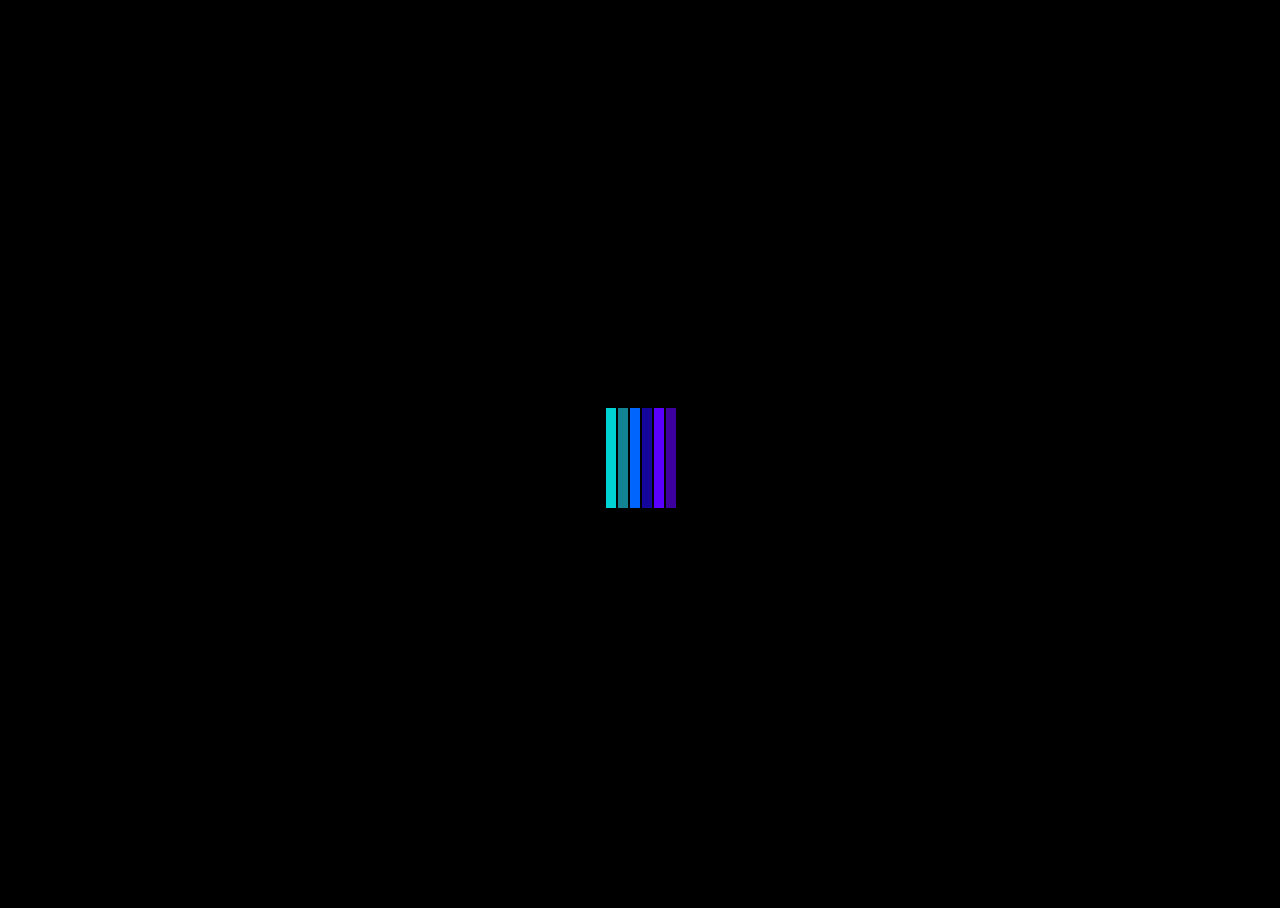
<file: loading/index.html>
<!DOCTYPE html>
<html lang="pt-br">
<head>
    <meta charset="UTF-8">
    <meta name="viewport" content="width=device-width, initial-scale=1.0">
    <title>loading</title>
    <link rel="shortcut icon" href="3xhumed-Mega-Games-Pack-23-Guitar-Hero-III-1.ico" type="image/x-icon">
    <link rel="stylesheet" href="style.css">
</head>
<body>
    <div class="loader">
        <div class="bar1"></div>
        <div class="bar2"></div>
        <div class="bar3"></div>
        <div class="bar4"></div>
        <div class="bar5"></div>
        <div class="bar6"></div>
    </div>
</body>
</html>
</file>
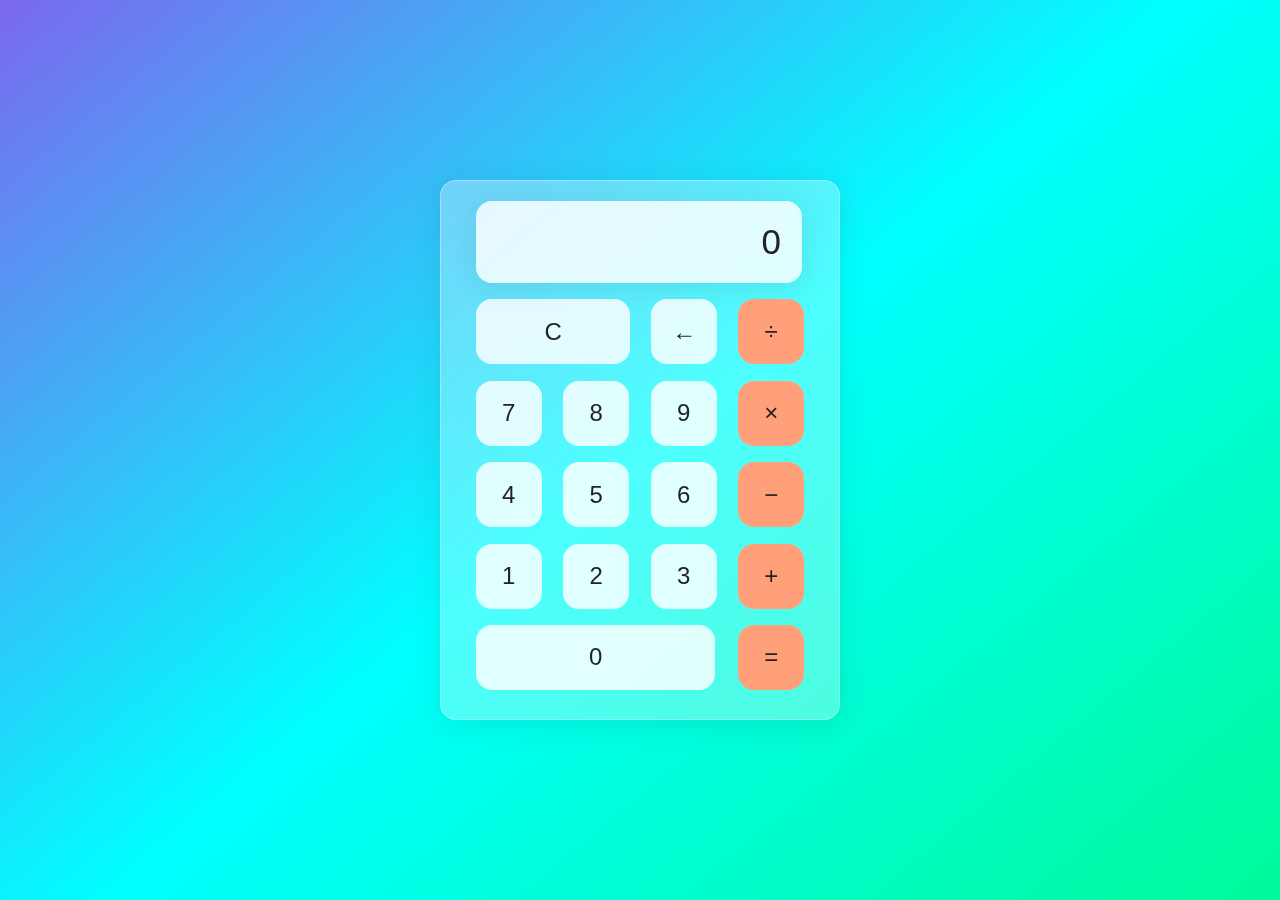
<file: calculadora/calculadora.html>
<!DOCTYPE html>
<html lang="pt-br">
<head>
    <meta charset="UTF-8">
    <meta name="viewport" content="width=device-width, initial-scale=1.0">
    <link rel="stylesheet" href="estiloCalculadora.css">
    <title>Brain Calculator</title>
</head>
<body>
    
    <div class="wrapper">
        <section class="screen">
            0
        </section>

        <section class="calc-buttons">
            <div class="calc-button-row">
                <button class="calc-button double">
                    C
                </button>
                <button class="calc-button">
                    &larr;
                </button>
                <button class="calc-button">
                    &divide;
                </button>
            </div>

            <div class="calc-button-row">
                <button class="calc-button">
                    7
                </button>
                <button class="calc-button">
                    8
                </button>
                <button class="calc-button">
                    9
                </button>
                <button class="calc-button">
                    &times;
                </button>          
            </div>

            <div class="calc-button-row">
                <button class="calc-button">
                    4
                </button>
                <button class="calc-button">
                    5
                </button>
                <button class="calc-button">
                    6
                </button>
                <button class="calc-button">
                    &minus;
                </button>
            </div>

            <div class="calc-button-row">
                <button class="calc-button">
                    1
                </button>
                <button class="calc-button">
                    2
                </button>
                <button class="calc-button">
                    3
                </button>
                <button class="calc-button">
                    &plus;
                </button>
            </div>

            <div class="calc-button-row">
                <button class="calc-button triple">
                    0
                </button>
                <button class="calc-button">
                    &equals;
                </button>
            </div>

        </section>

    </div>

<script src="scriptCalculadora.Js"></script>
</body>
</html>
</file>
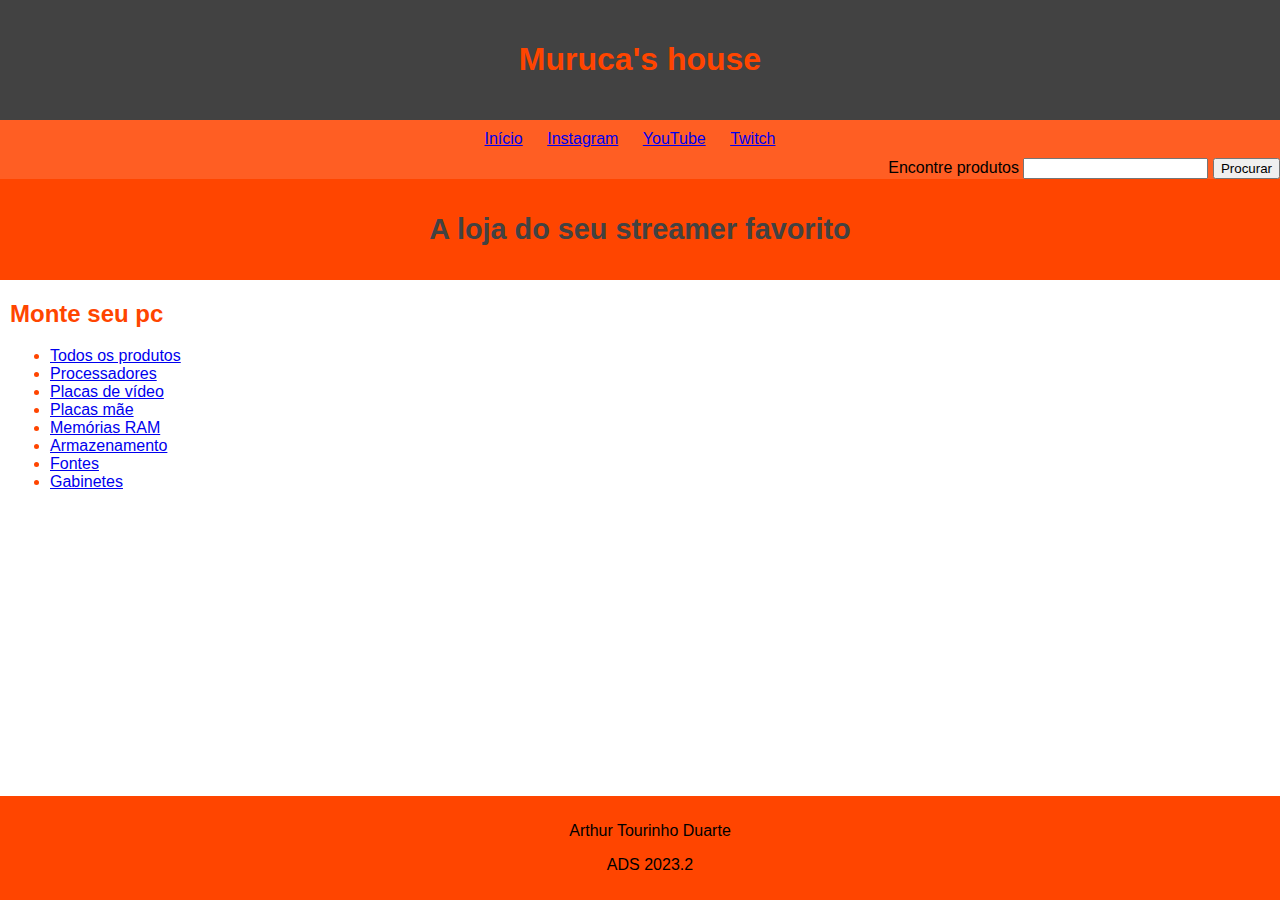
<file: primeiro site/esqueleto.html>
<!DOCTYPE html>
<html lang="pt-br">
<head>
    <meta charset="UTF-8">
    <meta name="viewport" content="width=device-width, initial-scale=1.0">
    <title>primeiro projeto Front-end</title>
    <link rel="stylesheet" href="layout.css"> 
    <!--lista de elementos interessantes para inserir no site:
        - menu de redes sociais que abre as opções com ícones de cada uma. (ou colocar as redes sociais no rodapé com o símbolo de cada uma como link)
        - fiz a barra de pesquisa a partir de instruções mas ainda não compreendi completamente a estrutura.
        - Dúvida: como transformar os itens do "monte seu pc" em menus que redirecionam a submenus que redirecionam à página?
        - Dúvida: no caso eu tenho dois "nav" no código html. como faço para adereçar corretamente cada um no css?
        - perguntar diferença entre usar a própria tag no css, usar um seletor de classe ou usar um ID para referenciar
        - tirar dúvida da questão 2 da parte atividade de css
        - não consigo achar a search bar no css
        -
        -
        -
    -->
</head>
<body>
    <header>
        <H1>Muruca's house</H1>
    </header>
    <nav>
        <ul>
            <li><a href="#">Início</a></li>
            <li><a href="https://www.instagram.com/tourinhoarthur/">Instagram</a></li>
            <li><a href="https://www.youtube.com/channel/UCv_T6fWNlrj6p2wi7Qmh3yQ">YouTube</a></li>
            <li><a href="https://www.twitch.tv/muruca7">Twitch</a></li>
        </ul>
    </nav>
    <search>
        <form action="./search/">
            <label for="produtos">Encontre produtos</label>
            <input type="search" id="produtos" name="q">
            <button type="submit">Procurar</button>
        </form>
    </search>
    <main>
        <section class="destaque">
            <h2>A loja do seu streamer favorito</h2>
        </section>
        <section class="produtos">
            <h2>Monte seu pc</h2>
            <ul>
                <li><a href="https://www.terabyteshop.com.br">Todos os produtos</a></li>
                <li><a href="https://www.terabyteshop.com.br/hardware/processadores">Processadores</a></li>
                <li><a href="https://www.terabyteshop.com.br/hardware/placas-de-video">Placas de vídeo</a></li>
                <li><a href="https://www.terabyteshop.com.br/hardware/placas-mae">Placas mãe</a></li>
                <li><a href="https://www.terabyteshop.com.br/hardware/memorias">Memórias RAM</a></li>
                <li><a href="https://www.terabyteshop.com.br/hardware/hard-disk">Armazenamento</a></li>
                <li><a href="https://www.terabyteshop.com.br/hardware/fontes">Fontes</a></li>
                <li><a href="https://www.terabyteshop.com.br/gabinetes">Gabinetes</a></li>
            </ul>
        </section>
    </main>

    <footer>
       <p>Arthur Tourinho Duarte</p>
       <p>ADS 2023.2</p>
    </footer>
</body>
</html>
</file>
<file: loading/style.css>
body,html {
    height: 100%;
    position: relative;
    overflow: hidden;
    background-color: black;
}

.loader {
    display: flex;
    justify-content: center;
    align-items: center;
    margin: 0 auto;
    width: 200px;
    height: 100px;
    text-align: center;
    font-size: 10px;
    position: absolute;
    top: 50%;
    left: 50%;
    transform: translateY(-50%) translateX(-50%);


    >div {
        width: 10px;
        height: 100%;
        display: inline-block;
        float: left;
        margin-left: 2px;
        animation: delay 0.8s infinite ease-in-out;
    }

    .bar1 {
        background-color: rgb(0, 211, 211);
    }

    .bar2 {
        background-color: rgb(18, 131, 146);
        animation-delay: -0.7s;
    }

    .bar3 {
        background-color: rgb(0, 101, 253);
        animation-delay: -0.6s;
    }

    .bar4 {
        background-color: rgb(20, 5, 155);
        animation-delay: -0.5s;
    }

    .bar5 {
        background-color: rgb(89, 0, 255);
        animation-delay: -0.4s;
    }

    .bar6 {
        background-color: rgb(61, 0, 158);
        animation-delay: -0.3s;
    }
}

@keyframes delay {

    0%,
    40%,
    100% {
        transform: scale(0.05);
    }

    20% {
        transform: scaleY(1.0);
    }
}
</file>
<file: calculadora/estiloCalculadora.css>
html{
    box-sizing: border-box;
    height: 100%;
}

*,
*::before,
*::after{
    box-sizing: inherit;
    margin: 0;
    padding: 0;
}

body{
    align-items: center;
    background: linear-gradient(320deg, #00FA9A, #00FFFF, #7B68EE);
    display: flex;
    font-family: sans-serif;
    font-display: swap;
    height: inherit;
    justify-content: center;
}

.wrapper{
    backdrop-filter: blur(5.5px);
    -webkit-backdrop-filter: blur(5.5px);
    border-radius: 16px;
    box-shadow: 0 4px 30px rgba(35, 35, 35, 0.1);
    color: #232323;
    backdrop-filter: blur(4px);
    -webkit-backdrop-filter: blur(4px);
    background: rgba(255, 255, 255, 0.30);
    border: 1px solid rgba(255, 255, 255, 0.34);
    flex-basis: 400px;
    height: 540px;
    padding: 20px 35px;
}

.screen{
    backdrop-filter: blur(5.5px);
    -webkit-backdrop-filter: blur(5.5px);
    background: rgba(255, 255, 255, 0.75);
    border: 1px solid rgba(255, 255, 255, 0.01);
    border-radius: 16px;
    box-shadow: 0 4px 30px rgba(35, 35, 35, 0.1);
    color: #232323;
    font-size: 35px;
    overflow: auto;
    padding: 20px;
    text-align: right;
    width: 326px;
}

.calc-button-row{
    display: flex;
    justify-content: space-between;
    margin: 5% 0;
}

.calc-button{
    backdrop-filter: blur(5.5px);
    -webkit-backdrop-filter: blur(5.5px);
    background: rgba(255, 255, 255, 0.75);
    border: 1px solid rgba(255, 255, 255, 0.01);
    border-radius: 16px;
    box-shadow: rgba(35, 35, 35, 0.1);
    color: #232323;
    flex-basis: 20%;
    font-family: inherit;
    font-size: 24px;
    height: 65px;
}

.calc-button:last-child{
    backdrop-filter: blur(5.5px);
    -webkit-backdrop-filter: blur(5.5px);
    background: rgba(255, 255, 255, 0.75);
    border: 1px solid rgba(255, 255, 255, 0.01);
    border-radius: 16px;
    box-shadow: rgba(35, 35, 35, 0.1);
    color: #232323;
    background-color: lightsalmon;
}

.calc-button:last-child:hover{
    background-color: inherit;
    color: inherit;
}


.calc-button:hover{
    background-color: inherit;
    color: inherit;
}

.calc-button:last-child:active{
    background-color: rgba(255, 255, 255, 1);
}

.calc-button:active{
    background-color: lightsalmon;
}

.double{
    flex-basis: 47%;
}

.triple{
    flex-basis: 73%;
}
</file>
<file: primeiro site/layout.css>
body {
font-family: Arial, Helvetica, sans-serif;
    margin: 0;
    padding: 0;
    background-color: white;
}

header {
    background-color: rgb(66, 66, 66);
    color: orangered;
    text-align: center;
    padding: 20px; 
}


nav ul {
    background-color: rgb(255, 94, 35);
    padding: 10px;
    margin: 0px;
    text-align: center;
    list-style-type: none;
}

nav li {
    display: inline;
    background-color: rgb(255, 94, 35);
    color: black;
    margin-right: 20px;
}

form {
    text-align: right;
    margin-right: 0px;
    margin-top: 0px;
    background-color: rgb(255, 94, 35);
}

.destaque {
    background-color: orangered;
    color: rgb(66, 66, 66);
    font-size: larger;
    text-align: center;
    padding: 10px;
}

.produtos {
    margin-left: 10px;
    background-color: white;
    color: orangered;
    
}

footer {
    background-color: orangered;
    color: black;
    text-align: center;
    padding: 10px;
    bottom: 0;
    position: fixed;
    width: 100%;

}
</file>
